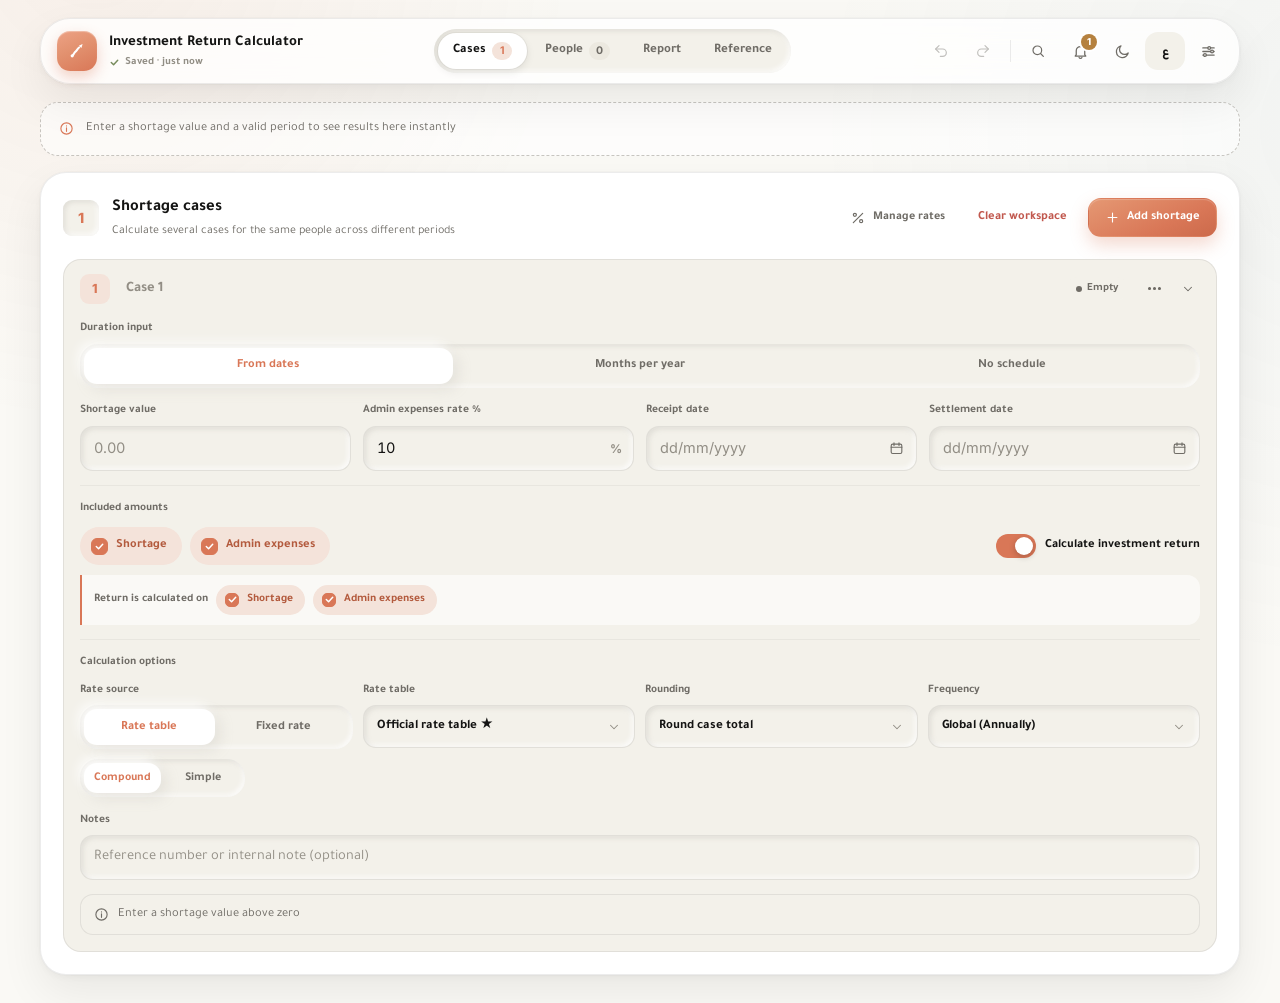
<file: index.html>
<!DOCTYPE html>
<html lang="ar" dir="rtl">
<head>
<meta charset="UTF-8">
<meta name="viewport" content="width=device-width,initial-scale=1,viewport-fit=cover">
<meta name="theme-color" content="#faf9f5">
<meta name="color-scheme" content="light dark">
<meta name="description" content="حاسبة العائد الاستثماري على العجز — Investment return calculator for shortage cases, with per-person distribution, audit-ready report and Excel export.">
<meta name="format-detection" content="telephone=no">
<meta name="mobile-web-app-capable" content="yes">
<meta name="apple-mobile-web-app-capable" content="yes">
<meta name="apple-mobile-web-app-status-bar-style" content="default">
<meta name="apple-mobile-web-app-title" content="ROI Calc">
<title>حاسبة العائد الاستثماري</title>
<link rel="manifest" href="manifest.webmanifest">
<link rel="icon" href="icon.svg" type="image/svg+xml">
<link rel="apple-touch-icon" href="images/icon-256.jpg">
<script src="js/boot.js"></script>
<link rel="preconnect" href="https://fonts.googleapis.com">
<link rel="preconnect" href="https://fonts.gstatic.com" crossorigin>
<link rel="stylesheet" href="https://fonts.googleapis.com/css2?family=Inter:wght@400;500;600;700;800&family=Tajawal:wght@400;500;700;800&display=swap">
<link rel="stylesheet" href="css/app.css">
</head>
<body>
<div id="app" class="app"><div class="boot"><div class="bootMark"></div></div></div>
<noscript><p style="text-align:center;padding:40px">This app needs JavaScript. · يحتاج هذا التطبيق إلى JavaScript.</p></noscript>
<script src="js/engine.js"></script>
<script src="js/i18n.js"></script>
<script src="js/store.js"></script>
<script src="js/ui.js"></script>
<script src="js/views.js"></script>
<script src="js/panels.js"></script>
<script src="js/app.js"></script>
</body>
</html>
</file>
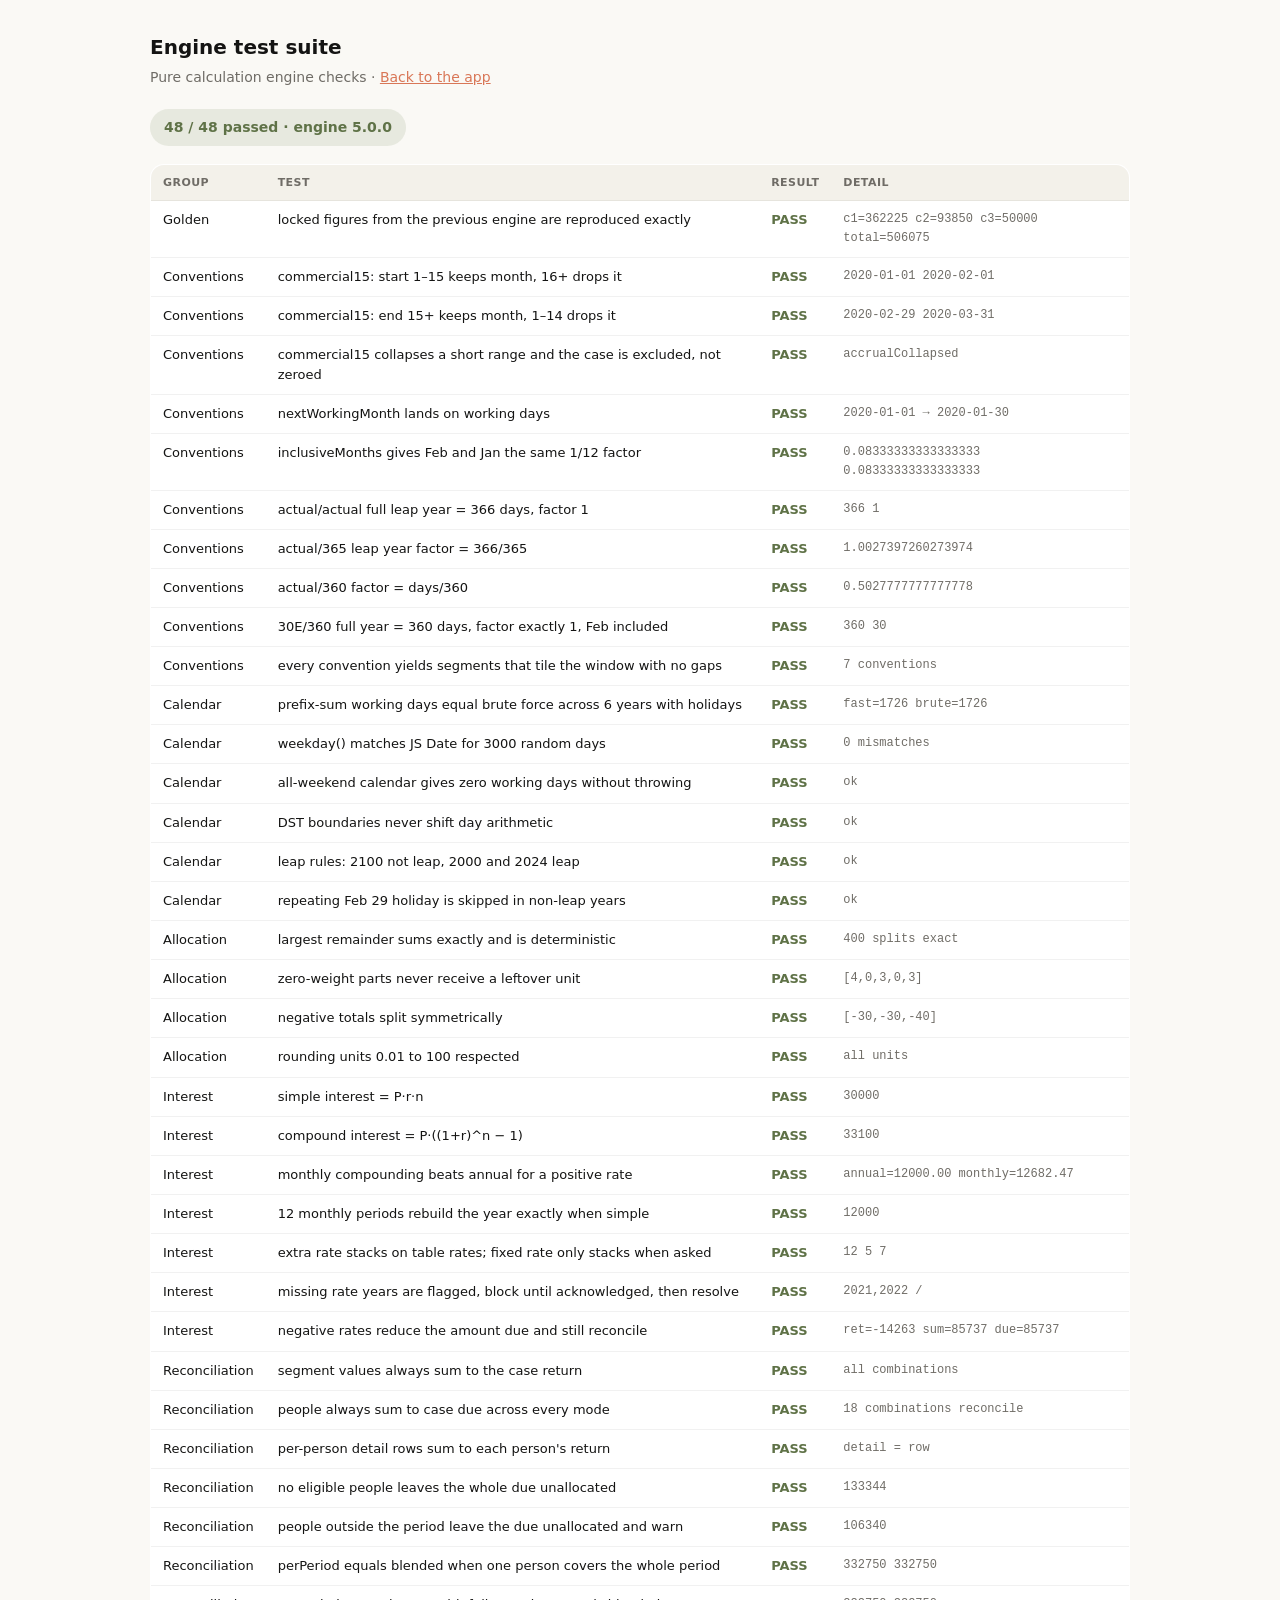
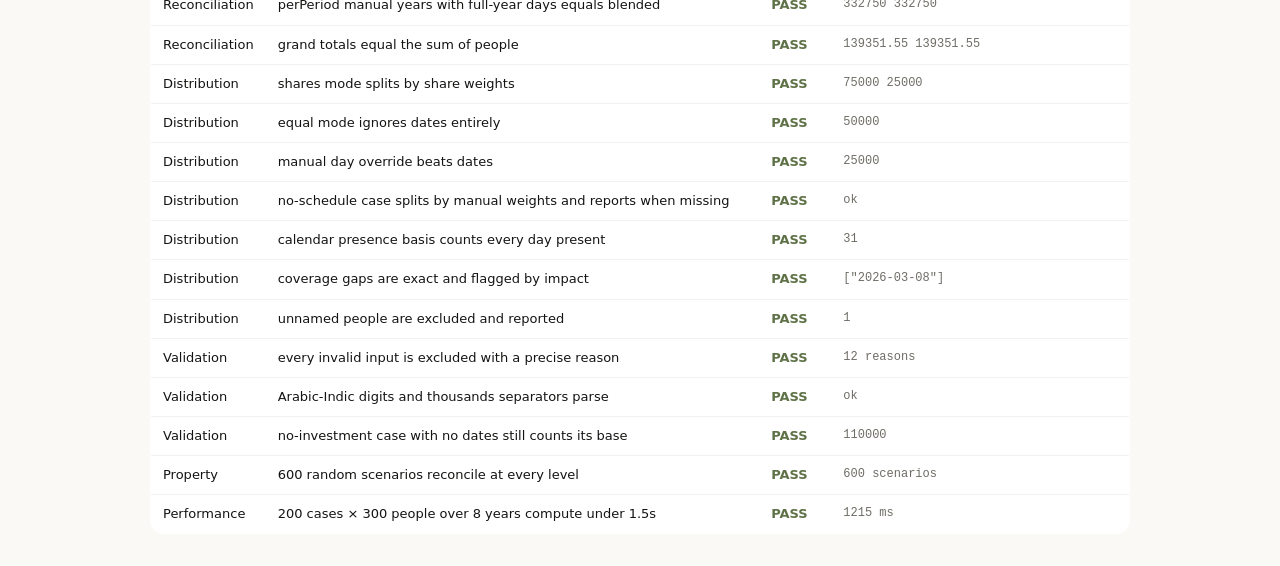
<file: tests.html>
<!DOCTYPE html>
<html lang="en">
<head>
<meta charset="UTF-8">
<meta name="viewport" content="width=device-width,initial-scale=1">
<title>ROI Calculator — Engine tests</title>
<link rel="icon" href="icon.svg">
<style>
body{margin:0;padding:32px 20px;background:#faf9f5;color:#141413;font:14px/1.55 Inter,system-ui,sans-serif}
main{max-width:980px;margin:auto}
h1{font-size:20px;margin:0 0 4px}
p.sub{color:#6f6c66;margin:0 0 20px}
.summary{display:inline-flex;gap:8px;align-items:center;padding:8px 14px;border-radius:999px;font-weight:700;margin-bottom:18px}
.ok{background:rgba(120,140,93,.15);color:#5f7247}
.bad{background:rgba(193,88,78,.13);color:#c1584e}
table{width:100%;border-collapse:collapse;background:#fff;border:1px solid rgba(20,20,19,.08);border-radius:14px;overflow:hidden}
th,td{text-align:left;padding:9px 12px;border-bottom:1px solid rgba(20,20,19,.06);vertical-align:top;font-size:13px}
th{background:#f3f1ea;color:#6f6c66;font-size:11px;text-transform:uppercase;letter-spacing:.04em}
td.detail{color:#6f6c66;font-family:ui-monospace,Menlo,monospace;font-size:12px;word-break:break-word}
.pass{color:#5f7247;font-weight:700}.fail{color:#c1584e;font-weight:700}
a{color:#d97757}
</style>
</head>
<body>
<main>
<h1>Engine test suite</h1>
<p class="sub">Pure calculation engine checks · <a href="./">Back to the app</a></p>
<div id="summary" class="summary"></div>
<table><thead><tr><th>Group</th><th>Test</th><th>Result</th><th>Detail</th></tr></thead><tbody id="rows"></tbody></table>
</main>
<script src="js/engine.js"></script>
<script src="js/engine.test.js"></script>
<script src="js/tests-runner.js"></script>
</body>
</html>
</file>
<file: css/app.css>
:root{
  --bg:#faf9f5;
  --surface:rgba(255,255,255,.76);
  --surface-solid:#fff;
  --surface-soft:#f3f1ea;
  --surface-hover:#ece9e0;
  --ink:#141413;
  --muted:#6f6c66;
  --faint:#928e85;
  --line:rgba(20,20,19,.08);
  --line-soft:rgba(20,20,19,.05);
  --accent:#d97757;
  --accent-hover:#c8654a;
  --accent-soft:#f4e3da;
  --accent-ink:#b35a3d;
  --accent-2:#6a9bcc;
  --success:#788c5d;
  --success-soft:rgba(120,140,93,.13);
  --warning:#b5813f;
  --warning-soft:rgba(181,129,63,.12);
  --danger:#c1584e;
  --danger-soft:rgba(193,88,78,.1);
  --shadow-xs:0 1px 2px rgba(20,20,19,.05);
  --shadow-sm:0 3px 10px rgba(20,20,19,.05),0 1px 2px rgba(20,20,19,.05);
  --shadow:0 18px 44px rgba(20,20,19,.07),0 3px 10px rgba(20,20,19,.04),0 0 0 1px rgba(20,20,19,.02);
  --shadow-lg:0 30px 70px rgba(20,20,19,.14),0 8px 22px rgba(20,20,19,.07);
  --shadow-soft:5px 5px 14px rgba(176,174,165,.22),-5px -5px 12px rgba(255,255,255,.9);
  --inset:inset 2px 2px 5px rgba(176,174,165,.28),inset -2px -2px 5px rgba(255,255,255,.85);
  --glow:0 0 0 4px var(--accent-soft);
  --brand-grad:linear-gradient(155deg,#eda285 0%,#e2916f 45%,#d97757 100%);
  --btn-grad:linear-gradient(155deg,#e59873,#d97757 65%,#cc6a4b);
  --r-xs:9px;--r-sm:13px;--r-md:18px;--r-lg:26px;--r-xl:30px;--r-pill:999px;
  --ease:cubic-bezier(.22,1,.36,1);
  --ease-soft:cubic-bezier(.4,0,.2,1);
  --spring:linear(0,.09 6.7%,.32 15.5%,.85 32%,1.09 45%,1.16 51%,1.14 58%,1.05 71%,1.01 82%,1 100%);
  --d1:140ms;--d2:240ms;--d3:420ms;
  --font:"Tajawal","Inter",-apple-system,BlinkMacSystemFont,"Segoe UI",sans-serif;
  --font-num:"Inter","Tajawal",system-ui,sans-serif;
  --top-h:64px;
  color-scheme:light;
}
[data-theme="dark"]{
  --bg:#141413;
  --surface:rgba(28,27,26,.74);
  --surface-solid:#1c1b1a;
  --surface-soft:#222120;
  --surface-hover:#2a2826;
  --ink:#faf9f5;
  --muted:#b3afa6;
  --faint:#86827a;
  --line:rgba(250,249,245,.09);
  --line-soft:rgba(250,249,245,.05);
  --accent:#e08b6c;
  --accent-hover:#e89b80;
  --accent-soft:#3a2b23;
  --accent-ink:#eaa287;
  --accent-2:#8bb4dd;
  --success:#93a878;
  --success-soft:rgba(147,168,120,.14);
  --warning:#d1a05f;
  --warning-soft:rgba(209,160,95,.13);
  --danger:#e0847a;
  --danger-soft:rgba(224,132,122,.12);
  --shadow-xs:0 1px 2px rgba(0,0,0,.3);
  --shadow-sm:0 3px 10px rgba(0,0,0,.28),0 1px 2px rgba(0,0,0,.2);
  --shadow:0 22px 54px rgba(0,0,0,.36),0 4px 14px rgba(0,0,0,.22),0 0 0 1px rgba(250,249,245,.03);
  --shadow-lg:0 34px 80px rgba(0,0,0,.55),0 10px 26px rgba(0,0,0,.34);
  --shadow-soft:5px 5px 14px rgba(0,0,0,.3),-5px -5px 12px rgba(255,255,255,.02);
  --inset:inset 2px 2px 6px rgba(0,0,0,.4),inset -2px -2px 5px rgba(255,255,255,.025);
  color-scheme:dark;
}

*,*::before,*::after{box-sizing:border-box}
html{-webkit-text-size-adjust:100%;text-size-adjust:100%;scroll-behavior:smooth;scroll-padding-top:calc(var(--top-h) + 28px)}
body{
  margin:0;min-height:100vh;min-height:100dvh;
  padding:max(18px,env(safe-area-inset-top)) max(18px,env(safe-area-inset-right)) max(28px,env(safe-area-inset-bottom)) max(18px,env(safe-area-inset-left));
  background:var(--bg);color:var(--ink);
  font-family:var(--font);font-size:14.5px;line-height:1.55;
  -webkit-font-smoothing:antialiased;-moz-osx-font-smoothing:grayscale;
  transition:background-color .3s var(--ease-soft),color .3s var(--ease-soft);
}
[dir="rtl"] body{line-height:1.7}
body::before{content:"";position:fixed;inset:-6%;z-index:-1;pointer-events:none;background:radial-gradient(circle at 12% 0%,rgba(217,119,87,.075),transparent 30rem),radial-gradient(circle at 100% 18%,rgba(106,155,204,.055),transparent 34rem)}
::selection{background:var(--accent-soft);color:var(--accent-ink)}
:focus-visible{outline:2px solid var(--accent);outline-offset:2px;border-radius:8px}
button,input,select,textarea{font:inherit;color:inherit}
button{cursor:pointer;-webkit-tap-highlight-color:transparent;user-select:none}
button:disabled{opacity:.42;cursor:not-allowed}
h1,h2,h3,h4,p{margin:0}
h1,h2,h3{text-wrap:balance}
p,.hint{text-wrap:pretty}
a{color:var(--accent)}
[hidden]{display:none!important}
.num,.money{font-family:var(--font-num);font-variant-numeric:tabular-nums;font-feature-settings:"tnum" 1,"cv05" 1;unicode-bidi:isolate}
.sr{position:absolute;width:1px;height:1px;padding:0;margin:-1px;overflow:hidden;clip:rect(0,0,0,0);white-space:nowrap;border:0}
::-webkit-scrollbar{width:10px;height:10px}
::-webkit-scrollbar-track{background:transparent}
::-webkit-scrollbar-thumb{background:var(--line);border-radius:var(--r-pill);border:2px solid transparent;background-clip:padding-box}
::-webkit-scrollbar-thumb:hover{background:var(--faint);background-clip:padding-box}
[dir="rtl"] *:not(.num):not(.money){letter-spacing:normal!important}

.app{max-width:1200px;margin:0 auto}
.boot{display:flex;align-items:center;justify-content:center;min-height:60vh}
.bootMark{width:52px;height:52px;border-radius:17px;background:var(--brand-grad);box-shadow:0 10px 24px rgba(217,119,87,.35);animation:bootPulse 1.2s var(--ease-soft) infinite alternate}
@keyframes bootPulse{from{transform:scale(.94);opacity:.7}to{transform:scale(1);opacity:1}}

.topbar{
  position:sticky;top:max(12px,env(safe-area-inset-top));z-index:40;
  display:flex;align-items:center;justify-content:space-between;gap:14px;
  min-height:var(--top-h);margin-bottom:18px;padding:10px 12px;padding-inline-start:16px;
  border:1px solid var(--line);border-radius:var(--r-xl);
  background:var(--surface);box-shadow:var(--shadow);
  backdrop-filter:blur(24px) saturate(1.2);-webkit-backdrop-filter:blur(24px) saturate(1.2);
}
.brand{display:flex;align-items:center;gap:12px;min-width:0;flex:0 1 auto}
.brandMark{width:40px;height:40px;border-radius:13px;flex:none;background:var(--brand-grad);display:grid;place-items:center;box-shadow:0 6px 14px rgba(217,119,87,.32),inset 0 1px 1px rgba(255,255,255,.35)}
.brandMark svg{width:20px;height:20px}
.brandText{min-width:0}
.brandText h1{font-size:15px;font-weight:700;white-space:nowrap;overflow:hidden;text-overflow:ellipsis}
.saveState{display:flex;align-items:center;gap:5px;font-size:11px;font-weight:600;color:var(--faint);white-space:nowrap}
.saveState svg{width:11px;height:11px;color:var(--success);flex:none}
.saveState.err{color:var(--danger)}
.saveState.err svg{color:var(--danger)}
.wsChip{border:none;background:var(--surface-soft);color:var(--muted);font-size:11px;font-weight:700;padding:1px 8px;border-radius:var(--r-pill);max-width:150px;overflow:hidden;text-overflow:ellipsis;white-space:nowrap}
.wsChip:hover{color:var(--accent);background:var(--accent-soft)}

.nav{position:relative;display:flex;gap:3px;padding:4px;border-radius:var(--r-pill);background:var(--surface-soft);box-shadow:var(--inset);flex:none}
.navPill{position:absolute;top:4px;bottom:4px;left:0;width:0;border-radius:var(--r-pill);background:var(--surface-solid);box-shadow:0 3px 8px rgba(20,20,19,.09),0 0 0 1px var(--line-soft);pointer-events:none;z-index:0;opacity:0}
.navPill.on{opacity:1;transition:transform .38s var(--spring),width .32s var(--ease),opacity .2s}
.navBtn{position:relative;z-index:1;border:none;background:transparent;color:var(--muted);padding:8px 15px;border-radius:var(--r-pill);font-size:13px;font-weight:600;display:flex;align-items:center;gap:6px;white-space:nowrap;transition:color .2s var(--ease-soft)}
.navBtn:hover{color:var(--ink)}
.navBtn[aria-selected="true"]{color:var(--ink)}
.navCount{font-family:var(--font-num);font-size:10.5px;font-weight:700;background:var(--surface-hover);color:var(--muted);border-radius:var(--r-pill);padding:1px 7px;min-width:20px;text-align:center;transition:background .2s,color .2s}
.navBtn[aria-selected="true"] .navCount{background:var(--accent-soft);color:var(--accent)}
.navBtn .dot{width:7px;height:7px;border-radius:50%;background:var(--danger);box-shadow:0 0 0 2px var(--surface-soft)}

.actions{display:flex;align-items:center;gap:4px;flex:none}
.sep{width:1px;height:22px;background:var(--line);margin:0 4px}

.iconBtn,.softBtn,.primaryBtn,.dangerBtn,.ghostBtn{
  border:1px solid transparent;border-radius:var(--r-sm);font-size:12.5px;font-weight:600;
  display:inline-flex;align-items:center;justify-content:center;gap:7px;white-space:nowrap;text-decoration:none;
  transition:transform .18s var(--ease),background-color .18s var(--ease-soft),color .18s var(--ease-soft),box-shadow .18s var(--ease-soft),border-color .18s var(--ease-soft),opacity .18s;
}
.iconBtn svg,.softBtn svg,.primaryBtn svg,.dangerBtn svg,.ghostBtn svg{flex:none;display:block}
.iconBtn{position:relative;width:38px;height:38px;padding:0;background:transparent;color:var(--muted)}
.iconBtn:hover:not(:disabled){background:var(--surface-soft);color:var(--ink)}
.iconBtn.sm{width:32px;height:32px;border-radius:var(--r-xs)}
.iconBtn.danger:hover:not(:disabled){background:var(--danger-soft);color:var(--danger)}
.softBtn{padding:9px 14px;background:var(--surface-soft);color:var(--ink)}
.softBtn:hover:not(:disabled){background:var(--surface-hover)}
.primaryBtn{padding:9px 16px;background:var(--btn-grad);color:#fff;box-shadow:0 8px 18px rgba(217,119,87,.28),inset 0 1px 1px rgba(255,255,255,.22)}
.primaryBtn:hover:not(:disabled){transform:translateY(-1px);box-shadow:0 12px 24px rgba(217,119,87,.34),inset 0 1px 1px rgba(255,255,255,.25)}
.dangerBtn{padding:9px 14px;background:transparent;color:var(--danger)}
.dangerBtn:hover:not(:disabled){background:var(--danger-soft)}
.ghostBtn{padding:6px 11px;background:transparent;color:var(--muted);border-radius:var(--r-xs);font-size:12px}
.ghostBtn:hover:not(:disabled){color:var(--ink);background:var(--surface-soft)}
.ghostBtn.accent{color:var(--accent)}
.ghostBtn.accent:hover{background:var(--accent-soft);color:var(--accent-ink)}
.ghostBtn.danger{color:var(--danger)}
.ghostBtn.danger:hover{background:var(--danger-soft)}
:is(.iconBtn,.softBtn,.primaryBtn,.dangerBtn,.ghostBtn,.chip,.navBtn,.seg button):active:not(:disabled){transform:scale(.965);transition-duration:var(--d1)}
.badge{position:absolute;top:1px;inset-inline-end:1px;min-width:16px;height:16px;padding:0 4px;border-radius:var(--r-pill);background:var(--danger);color:#fff;font:800 9.5px/16px var(--font-num);text-align:center;box-shadow:0 0 0 2px var(--surface-solid)}
.badge.info{background:var(--warning)}
.kbd{font-family:var(--font-num);font-size:10.5px;font-weight:700;color:var(--faint);border:1px solid var(--line);border-bottom-width:2px;border-radius:6px;padding:0 5px;line-height:17px;background:var(--surface-solid)}

.view{display:flex;flex-direction:column;gap:16px}
.view>*{animation:cardIn var(--d3) var(--spring) backwards}
.view>*:nth-child(2){animation-delay:30ms}
.view>*:nth-child(3){animation-delay:60ms}
.view>*:nth-child(4){animation-delay:90ms}
.view>*:nth-child(n+5){animation-delay:120ms}
@keyframes cardIn{from{opacity:0;transform:translateY(10px) scale(.99)}to{opacity:1;transform:none}}
@keyframes fadeIn{from{opacity:0}to{opacity:1}}
@keyframes popIn{from{opacity:0;transform:translateY(-4px) scale(.97)}to{opacity:1;transform:none}}
@keyframes rowIn{from{opacity:0;transform:translateY(-6px)}to{opacity:1;transform:none}}
@keyframes bump{0%{background:color-mix(in srgb,var(--accent) 16%,transparent)}100%{background:transparent}}
@keyframes shake{0%,100%{transform:translateX(0)}25%{transform:translateX(-3px)}75%{transform:translateX(3px)}}
.bump{animation:bump .7s var(--ease-soft);border-radius:6px}
.shake{animation:shake .24s var(--ease-soft)}

.card{background:var(--surface-solid);border:1px solid var(--line);border-radius:var(--r-lg);padding:22px;box-shadow:var(--shadow)}
.cardHead{display:flex;align-items:center;justify-content:space-between;gap:14px;margin-bottom:18px;flex-wrap:wrap}
.cardTitle{display:flex;align-items:center;gap:13px;min-width:0}
.cardTitle h2{font-size:16.5px;font-weight:700}
.cardTitle p{font-size:12px;color:var(--muted);margin-top:2px}
.counter{width:36px;height:36px;border-radius:var(--r-xs);flex:none;background:var(--surface-soft);box-shadow:var(--inset);display:grid;place-items:center;font:800 14px var(--font-num);color:var(--accent)}
.toolbar{display:flex;align-items:center;gap:6px;flex-wrap:wrap}

.kpis{display:grid;grid-template-columns:repeat(4,minmax(0,1fr));gap:11px}
.kpi{position:relative;overflow:hidden;min-width:0;display:flex;flex-direction:column;gap:5px;border:1px solid var(--line);border-radius:var(--r-md);padding:16px 17px;background:var(--surface-solid);box-shadow:var(--shadow-sm);transition:transform .2s var(--ease),box-shadow .2s var(--ease)}
.kpi:hover{transform:translateY(-2px);box-shadow:var(--shadow)}
.kpi::before{content:"";position:absolute;inset-inline-start:0;top:0;bottom:0;width:3px;background:transparent}
.kpi.accent{background:linear-gradient(160deg,var(--accent-soft),var(--surface-solid) 85%)}
.kpi.accent::before{background:var(--accent)}
.kpiLabel{font-size:11.5px;font-weight:600;color:var(--muted)}
.kpiValue{font-size:clamp(16px,2.3vw,21px);font-weight:800;letter-spacing:-.2px;white-space:nowrap;overflow:hidden;text-overflow:ellipsis}
.kpi.accent .kpiValue{color:var(--accent)}
.kpiSub{font-size:11px;color:var(--faint);white-space:nowrap;overflow:hidden;text-overflow:ellipsis}
.kpiEmpty{display:flex;align-items:center;gap:12px;border:1px dashed color-mix(in srgb,var(--faint) 50%,transparent);border-radius:var(--r-md);padding:16px 18px;color:var(--muted);font-size:12.5px;background:color-mix(in srgb,var(--surface-solid) 55%,transparent)}
.kpiEmpty svg{color:var(--accent);flex:none}

.field{display:flex;flex-direction:column;gap:6px;min-width:0}
.field>.lbl{display:flex;align-items:center;gap:6px;font-size:11.5px;font-weight:600;color:var(--muted);min-height:18px}
.input,select.input,textarea.input{
  width:100%;min-height:43px;padding:10px 13px;border:1px solid var(--line);border-radius:var(--r-sm);
  background:var(--surface-soft);color:var(--ink);box-shadow:var(--inset);
  transition:border-color .2s var(--ease-soft),box-shadow .2s var(--ease-soft),background-color .2s var(--ease-soft);
}
textarea.input{min-height:88px;resize:vertical;line-height:1.6}
.input::placeholder{color:var(--faint)}
.input:hover{border-color:color-mix(in srgb,var(--faint) 45%,var(--line))}
.input:focus,.input:focus-visible{outline:none;border-color:var(--accent);background:var(--surface-solid);box-shadow:var(--glow)}
.input.bad{border-color:color-mix(in srgb,var(--danger) 60%,transparent);background:color-mix(in srgb,var(--danger) 5%,var(--surface-soft))}
.input.num,.input[inputmode="decimal"],.input[inputmode="numeric"]{font-family:var(--font-num);font-variant-numeric:tabular-nums}
.input.sm{min-height:36px;padding:7px 10px;font-size:13px;border-radius:var(--r-xs)}
.selectBtn{display:flex;align-items:center;justify-content:space-between;gap:10px;text-align:start;cursor:pointer;font-weight:600;font-size:13px;user-select:none}
.selectBtn .selectLabel{flex:1;min-width:0;overflow:hidden;text-overflow:ellipsis;white-space:nowrap}
.selectBtn .selectChev{flex:none;display:grid;place-items:center;color:var(--faint);transition:transform .22s var(--ease),color .18s}
.selectBtn:focus{outline:none}
.selectBtn:focus-visible,.selectBtn[aria-expanded="true"]{border-color:var(--accent);background:var(--surface-solid);box-shadow:var(--glow)}
.selectBtn[aria-expanded="true"] .selectChev{transform:rotate(180deg);color:var(--accent)}
.selectBtn:hover .selectChev{color:var(--muted)}
.selectBtn:disabled{opacity:.5;cursor:not-allowed}
.selectBtn.sm{font-size:12.5px}
.ctlXs{width:120px}
.ctlSm{width:140px}
.ctlMd{width:220px;max-width:100%}
.ctlLg{width:320px;max-width:100%}
.inputWrap{position:relative;display:flex;align-items:stretch}
.inputWrap .input{padding-inline-end:40px}
.inputWrap .suffix{position:absolute;inset-inline-end:12px;top:50%;transform:translateY(-50%);font:700 12px var(--font-num);color:var(--faint);pointer-events:none}
.dateWrap{position:relative;display:flex}
.dateWrap .input{padding-inline-end:42px;font-family:var(--font-num);direction:ltr;text-align:start}
[dir="rtl"] .dateWrap .input{text-align:right}
.dateBtn{position:absolute;inset-inline-end:4px;top:50%;transform:translateY(-50%);width:34px;height:34px;border:none;border-radius:var(--r-xs);background:transparent;color:var(--muted);display:grid;place-items:center;transition:background .15s,color .15s}
.dateBtn:hover{background:var(--surface-hover);color:var(--accent)}
.dateWrap.sm .dateBtn{width:28px;height:28px}

.grid{display:grid;gap:12px;grid-template-columns:minmax(0,1fr)}
.grid>*,.view>*,.caseContent>*{min-width:0}
.reportStack{gap:12px}
.explainGrid{gap:14px}
.distSide{gap:14px}
.issuesInline{display:flex;flex-direction:column;gap:4px}
.boxTitle{font-size:13px;font-weight:700}
.num.small,.small{font-size:12.5px}
.lhTitle{flex:1;min-width:0}
.refBody{font-size:13px;color:var(--muted);line-height:1.75}
.selBar{margin-bottom:12px;align-items:center}
.moreRow{justify-content:center;margin-top:12px}
.afterTable{margin-top:12px}
.tableBar{margin-bottom:12px}
.blockHint{margin-bottom:10px}
.blockFoot{margin-top:10px}
.row.tight{gap:2px;flex-wrap:nowrap}
.dataFoot{padding-top:4px}
.langBtn{min-width:40px;height:38px;padding:0 12px;font-family:var(--font-num);font-weight:800;font-size:12px}
.bootError{max-width:520px;margin:12vh auto;text-align:center;display:flex;flex-direction:column;gap:12px;align-items:center}
.bootTrace{max-height:140px;overflow:auto;text-align:start;width:100%}
.g2{grid-template-columns:repeat(2,minmax(0,1fr))}
.g3{grid-template-columns:repeat(3,minmax(0,1fr))}
.g4{grid-template-columns:repeat(4,minmax(0,1fr))}
.hint{font-size:11.5px;color:var(--muted);line-height:1.6}
[dir="rtl"] .hint{font-size:12.5px}
.muted{color:var(--muted)}
.faint{color:var(--faint)}
.accentText{color:var(--accent)}
.strong{font-weight:700}

.seg{position:relative;display:grid;grid-auto-flow:column;grid-auto-columns:1fr;gap:3px;padding:4px;border-radius:var(--r-md);background:var(--surface-soft);box-shadow:var(--inset)}
.seg button{border:none;background:transparent;color:var(--muted);padding:8px 12px;border-radius:var(--r-sm);font-size:12.5px;font-weight:600;white-space:nowrap;min-height:36px;transition:background .22s var(--ease-soft),color .22s var(--ease-soft),box-shadow .22s var(--ease-soft)}
.seg button:hover:not([aria-pressed="true"]){color:var(--ink)}
.seg button[aria-pressed="true"]{background:var(--surface-solid);color:var(--accent);box-shadow:var(--shadow-soft)}
.seg.sm button{padding:5px 10px;min-height:30px;font-size:12px}

.chips{display:flex;flex-wrap:wrap;gap:8px}
.chip{border:1px solid var(--line);background:var(--surface-soft);color:var(--muted);border-radius:var(--r-pill);padding:8px 14px;padding-inline-start:10px;font-size:12.5px;font-weight:700;display:inline-flex;align-items:center;gap:8px;transition:background .2s var(--ease-soft),color .2s var(--ease-soft),border-color .2s var(--ease-soft),transform .16s var(--ease)}
.chip .tick{width:17px;height:17px;border-radius:6px;border:1.6px solid var(--faint);display:grid;place-items:center;color:#fff;transition:background .2s,border-color .2s}
.chip .tick svg{stroke-dasharray:24;stroke-dashoffset:24;transition:stroke-dashoffset .22s var(--ease-soft)}
.chip[aria-pressed="true"]{background:var(--accent-soft);color:var(--accent-ink);border-color:transparent}
.chip[aria-pressed="true"] .tick{background:var(--accent);border-color:var(--accent)}
.chip[aria-pressed="true"] .tick svg{stroke-dashoffset:0}
.chip:hover:not([aria-pressed="true"]):not(:disabled){border-color:var(--faint)}
.chip.sm{padding:5px 11px;padding-inline-start:8px;font-size:11.5px}
.chip.sm .tick{width:14px;height:14px;border-radius:5px}

.switch{position:relative;display:inline-flex;align-items:center;gap:9px;cursor:pointer;flex:none}
.switch input{position:absolute;opacity:0;width:1px;height:1px;margin:0;pointer-events:none}
.track{width:40px;height:24px;border-radius:var(--r-pill);background:var(--surface-hover);box-shadow:var(--inset);position:relative;transition:background .22s var(--ease-soft);flex:none}
.thumb{position:absolute;top:3px;inset-inline-start:3px;width:18px;height:18px;border-radius:50%;background:#fff;box-shadow:0 2px 6px rgba(0,0,0,.22);transition:inset-inline-start .26s var(--spring)}
.switch input:checked+.track{background:var(--accent);box-shadow:none}
.switch input:checked+.track .thumb{inset-inline-start:19px}
.switch input:focus-visible+.track{outline:2px solid var(--accent);outline-offset:2px}
.switch input:disabled+.track{opacity:.45}
.switchLabel{font-size:12.5px;font-weight:600;color:var(--ink)}

.check{appearance:none;-webkit-appearance:none;width:18px;height:18px;margin:0;flex:none;border-radius:6px;border:1.6px solid var(--faint);background:var(--surface-soft);display:inline-grid;place-content:center;cursor:pointer;transition:background .2s,border-color .2s}
.check::after{content:"";width:8px;height:5px;border-left:1.8px solid #fff;border-bottom:1.8px solid #fff;transform:translateY(-1px) rotate(-45deg) scale(0);transition:transform .2s var(--ease)}
.check:checked,.check:indeterminate{background:var(--accent);border-color:var(--accent)}
.check:checked::after{transform:translateY(-1px) rotate(-45deg) scale(1)}
.check:indeterminate::after{width:8px;height:0;border-left:none;transform:none}

.pill{display:inline-flex;align-items:center;gap:5px;font-size:11px;font-weight:700;padding:3px 10px;border-radius:var(--r-pill);white-space:nowrap;background:var(--surface-soft);color:var(--muted)}
.pill svg{width:12px;height:12px}
.pill.ok{background:var(--success-soft);color:var(--success)}
.pill.warn{background:var(--warning-soft);color:var(--warning)}
.pill.bad{background:var(--danger-soft);color:var(--danger)}
.pill.accent{background:var(--accent-soft);color:var(--accent-ink)}
.pill.dotted::before{content:"";width:6px;height:6px;border-radius:50%;background:currentColor}

.notice{display:flex;align-items:flex-start;gap:9px;font-size:12.5px;line-height:1.55;padding:10px 13px;border-radius:var(--r-sm);border:1px solid;background:var(--warning-soft);color:var(--warning);border-color:color-mix(in srgb,var(--warning) 24%,transparent)}
.notice svg{flex:none;margin-top:2px}
.notice.bad{background:var(--danger-soft);color:var(--danger);border-color:color-mix(in srgb,var(--danger) 30%,transparent)}
.notice.info{background:var(--surface-soft);color:var(--muted);border-color:var(--line)}
.notice.ok{background:var(--success-soft);color:var(--success);border-color:color-mix(in srgb,var(--success) 26%,transparent)}
.notice .grow{flex:1;min-width:0}
.notice .notice-actions{display:flex;gap:4px;flex-wrap:wrap;margin-top:6px}
.notices{display:flex;flex-direction:column;gap:8px}

.caseList{display:flex;flex-direction:column;gap:12px}
.caseCard{border:1px solid var(--line);border-radius:var(--r-md);background:var(--surface-soft);transition:border-color .2s var(--ease-soft),box-shadow .25s var(--ease-soft),background .2s;animation:rowIn .32s var(--ease)}
.caseCard:hover{border-color:color-mix(in srgb,var(--faint) 45%,transparent)}
.caseCard:focus-within{box-shadow:0 0 0 3px color-mix(in srgb,var(--accent) 10%,transparent);border-color:color-mix(in srgb,var(--accent) 30%,var(--line))}
.caseCard.flash{animation:caseFlash 1.4s var(--ease-soft)}
@keyframes caseFlash{0%,30%{box-shadow:0 0 0 4px color-mix(in srgb,var(--accent) 30%,transparent)}100%{box-shadow:none}}
.caseHead{display:flex;align-items:center;gap:10px;padding:13px 14px 13px 16px;padding-inline:16px 12px}
.caseNo{width:30px;height:30px;border-radius:var(--r-xs);flex:none;background:var(--accent-soft);color:var(--accent);display:grid;place-items:center;font:800 12.5px var(--font-num)}
.caseName{flex:1;min-width:60px;border:none;background:transparent;font-weight:700;font-size:14.5px;padding:5px 6px;border-radius:7px;transition:background .15s}
.caseName:hover{background:color-mix(in srgb,var(--surface-hover) 60%,transparent)}
.caseName:focus{outline:none;background:var(--surface-solid);box-shadow:var(--glow)}
.caseName::placeholder{color:var(--faint);font-weight:600}
.caseGlance{display:flex;align-items:center;gap:12px;font-size:12px;color:var(--muted);white-space:nowrap;min-width:0}
.caseGlance .money{font-weight:700;color:var(--ink)}
.caseTools{display:flex;align-items:center;gap:2px;flex:none}
.chev{transition:transform .28s var(--ease)}
.caseCard.collapsed .chev{transform:rotate(-90deg)}
[dir="rtl"] .caseCard.collapsed .chev{transform:rotate(90deg)}
.caseBody{display:grid;grid-template-rows:1fr;grid-template-columns:minmax(0,1fr);transition:grid-template-rows .32s var(--ease)}
.caseCard.collapsed .caseBody{grid-template-rows:0fr}
.caseInner{overflow:hidden;min-height:0;min-width:0}
.caseCard,.caseContent,.field,.block{min-width:0}
.caseCard:not(.collapsed) .caseInner{overflow:visible}
.caseContent{padding:2px 16px 16px;display:flex;flex-direction:column;gap:14px}
.block{border-top:1px solid var(--line-soft);padding-top:14px;display:flex;flex-direction:column;gap:10px}
.blockHead{display:flex;align-items:center;justify-content:space-between;gap:10px;flex-wrap:wrap}
.blockLabel{font-size:11.5px;font-weight:700;color:var(--muted)}
[dir="rtl"] .blockLabel{font-size:12.5px}
.row{display:flex;align-items:center;gap:10px;flex-wrap:wrap}
.row.between{justify-content:space-between}
.subRow{display:flex;align-items:center;gap:8px;flex-wrap:wrap;padding:10px 12px;border-inline-start:2px solid var(--accent);background:color-mix(in srgb,var(--surface-solid) 60%,transparent);border-start-end-radius:var(--r-sm);border-end-end-radius:var(--r-sm)}
.collapse{display:grid;grid-template-rows:0fr;grid-template-columns:minmax(0,1fr);transition:grid-template-rows .28s var(--ease),opacity .2s;opacity:0}
.collapse.open{grid-template-rows:1fr;opacity:1}
.collapse>div{overflow:hidden;min-height:0}
.optGrid{display:grid;grid-template-columns:repeat(4,minmax(0,1fr));gap:10px}
.manualBox{display:flex;flex-direction:column;gap:8px;padding:12px;border:1px solid var(--line);border-radius:var(--r-sm);background:var(--surface-solid)}
.manualRow{display:grid;grid-template-columns:1fr 1fr 34px;gap:8px;align-items:center}
.manualRow.head{font-size:11px;font-weight:700;color:var(--muted)}

.summaryStrip{display:grid;grid-template-columns:repeat(auto-fit,minmax(130px,1fr));gap:1px;background:var(--line);border:1px solid var(--line);border-radius:var(--r-sm);overflow:hidden}
.summaryStrip>div{background:var(--surface-solid);padding:10px 13px;display:flex;flex-direction:column;gap:2px;min-width:0}
.summaryStrip span{font-size:10.5px;font-weight:600;color:var(--muted)}
[dir="rtl"] .summaryStrip span{font-size:11.5px}
.summaryStrip strong{font-size:13.5px;font-weight:700;white-space:nowrap;overflow:hidden;text-overflow:ellipsis}
.summaryStrip .hl strong{color:var(--accent)}
.summaryStrip .wide{grid-column:span 2}

.breakdown{border:1px solid var(--line);border-radius:var(--r-sm);overflow:auto;background:var(--surface-solid)}
.breakdown table{min-width:620px}
.linkBtn{border:none;background:none;padding:2px 0;color:var(--accent);font-size:12px;font-weight:700;display:inline-flex;align-items:center;gap:5px}
.linkBtn:hover{color:var(--accent-ink)}
.linkBtn svg{transition:transform .25s var(--ease)}
.linkBtn[aria-expanded="true"] svg{transform:rotate(180deg)}

.tableShell{position:relative;overflow:auto;max-height:min(66vh,680px);border:1px solid var(--line);border-radius:var(--r-md);background:var(--surface-solid);overscroll-behavior:contain}
table{width:100%;border-collapse:separate;border-spacing:0;font-size:12.5px}
th{position:sticky;top:0;z-index:2;background:var(--surface-soft);text-align:start;font-size:11px;font-weight:700;color:var(--muted);padding:11px 13px;white-space:nowrap;border-bottom:1px solid var(--line)}
[dir="rtl"] th{font-size:12px}
td{padding:9px 13px;border-bottom:1px solid var(--line-soft);white-space:nowrap;vertical-align:middle}
tbody tr{transition:background .15s var(--ease-soft)}
tbody tr:hover{background:color-mix(in srgb,var(--surface-soft) 70%,transparent)}
tbody tr:last-child td{border-bottom:none}
td.n,th.n{text-align:end;font-family:var(--font-num);font-variant-numeric:tabular-nums}
tr.sub td{background:var(--surface-soft);font-weight:700;border-top:1px solid var(--line)}
tr.sub:hover td{background:var(--surface-hover)}
tr.child td:first-child{padding-inline-start:28px;color:var(--muted)}
tr.warnRow td{background:color-mix(in srgb,var(--danger) 5%,transparent)}
tr.muteRow td{color:var(--faint)}
tfoot td{position:sticky;bottom:0;z-index:2;background:var(--surface-soft);font-weight:800;border-top:1px solid var(--line);border-bottom:none}
.tableShell th:first-child,.tableShell td:first-child{position:sticky;inset-inline-start:0;z-index:1;background:inherit}
.tableShell tbody td:first-child{background:var(--surface-solid)}
.tableShell tbody tr:hover td:first-child{background:var(--surface-soft)}
.tableShell tr.sub td:first-child,.tableShell tfoot td:first-child{background:var(--surface-soft)}
.tableShell th:first-child{z-index:3;background:var(--surface-soft)}
.emptyState{padding:44px 20px;text-align:center;color:var(--muted);font-size:13px;display:flex;flex-direction:column;align-items:center;gap:12px}
.emptyState svg{color:var(--faint)}

.peopleTable td,.weightsTable td{padding:4px 6px}
.peopleTable td.n,.weightsTable td:first-child{padding-inline:13px}
.cellInput{width:100%;min-width:120px;min-height:36px;border:1px solid transparent;background:transparent;color:var(--ink);padding:6px 8px;border-radius:var(--r-xs);transition:background .15s,border-color .15s,box-shadow .15s}
.cellInput::placeholder{color:var(--faint)}
.cellInput:hover{background:var(--surface-soft)}
.cellInput:focus{outline:none;background:var(--surface-solid);border-color:var(--accent);box-shadow:var(--glow)}
.cellInput.bad{border-color:color-mix(in srgb,var(--danger) 55%,transparent);background:var(--danger-soft)}
.cellInput.num{font-family:var(--font-num);font-variant-numeric:tabular-nums}
.peopleTable .cellInput.short{min-width:70px;width:80px}
.dateWrap .cellInput{min-width:130px;padding-inline-end:34px;font-family:var(--font-num);direction:ltr}
[dir="rtl"] .dateWrap .cellInput{text-align:right}
.peopleTable .idx{width:36px;text-align:center;color:var(--faint);font:700 11.5px var(--font-num)}
.peopleTable .sel{width:34px;text-align:center}
.peopleTable .acts{width:1%;white-space:nowrap}
.peopleTable tr.selected td{background:color-mix(in srgb,var(--accent) 6%,var(--surface-solid))}
.peopleTable tr.newRow{animation:rowIn .3s var(--ease)}
.personWarn{display:block;font-size:10.5px;font-weight:700;color:var(--danger);margin-top:1px}
.bar{display:block;height:4px;border-radius:4px;background:var(--surface-hover);overflow:hidden;margin-top:4px;min-width:60px}
.bar>i{display:block;height:100%;background:var(--accent);border-radius:4px;transition:width .4s var(--ease)}

.weightsTable .cellInput{min-width:96px;width:100%;text-align:end;background:var(--surface-soft);border-color:var(--line)}
.weightsTable .cellInput:focus{background:var(--surface-solid);border-color:var(--accent)}
.weightsTable td.caseCol{min-width:130px}
.weightsTable th small{display:block;font-weight:600;color:var(--faint);font-size:10px}

.tools{border:1px dashed color-mix(in srgb,var(--faint) 40%,transparent);border-radius:var(--r-md);transition:border-color .2s;margin-bottom:14px}
.tools.open{border-style:solid}
.toolsHead{width:100%;border:none;background:none;display:flex;align-items:center;gap:8px;padding:12px 14px;font-size:12.5px;font-weight:700;text-align:start;border-radius:var(--r-md);color:var(--ink)}
.toolsHead:hover{background:color-mix(in srgb,var(--surface-soft) 70%,transparent)}
.toolBox .softBtn,.toolBox .ghostBtn{align-self:flex-start}
.toolsHead svg:first-child{color:var(--accent)}
.toolsHead .chev{margin-inline-start:auto}
.tools:not(.open) .toolsHead .chev{transform:rotate(-90deg)}
[dir="rtl"] .tools:not(.open) .toolsHead .chev{transform:rotate(90deg)}
.toolsBody{padding:0 14px 14px;display:grid;grid-template-columns:repeat(auto-fit,minmax(260px,1fr));gap:14px}
.toolBox{display:flex;flex-direction:column;gap:8px;padding:12px;border-radius:var(--r-sm);background:var(--surface-soft)}
.toolBox h4{font-size:12.5px;font-weight:700}

.distCard .seg{max-width:560px}
.distGrid{display:grid;grid-template-columns:minmax(0,1.3fr) minmax(0,1fr);gap:18px;align-items:start}

.report{border-top:3px solid var(--accent)}
.letterhead{display:flex;align-items:flex-start;justify-content:space-between;gap:16px;flex-wrap:wrap}
.lhMain{display:flex;align-items:center;gap:15px;min-width:0;flex:1}
.lhMark{width:48px;height:48px;border-radius:15px;flex:none;background:var(--brand-grad);display:grid;place-items:center;box-shadow:0 8px 18px rgba(217,119,87,.28),inset 0 1px 1px rgba(255,255,255,.3)}
.lhMark svg{width:24px;height:24px}
.titleInput{width:100%;border:none;background:transparent;font-size:19px;font-weight:800;padding:2px 6px;margin:-2px -6px;border-radius:8px}
.titleInput:focus{outline:none;box-shadow:0 0 0 2px var(--accent-soft)}
.titleInput::placeholder{color:var(--ink)}
.lhMeta{font-size:11px;color:var(--faint);font-weight:600;line-height:1.7;text-align:end}
.lhMeta .num{color:var(--muted)}
.metaGrid{display:grid;grid-template-columns:repeat(4,minmax(0,1fr));gap:10px 18px;margin-top:16px}
.metaField{display:flex;flex-direction:column;gap:3px;min-width:0}
.metaField label{font-size:10.5px;font-weight:700;color:var(--muted);text-transform:uppercase;letter-spacing:.045em}
[dir="rtl"] .metaField label{text-transform:none;font-size:11.5px}
.metaField input{border:none;border-bottom:1px solid var(--line);background:transparent;padding:4px 1px;font-size:13px;border-radius:0;transition:border-color .2s}
.metaField input:focus{outline:none;border-bottom-color:var(--accent)}
.metaField input::placeholder{color:var(--faint)}
.divider{height:1px;background:linear-gradient(90deg,transparent,var(--line) 12%,var(--line) 88%,transparent);margin:20px 0}
.reportBar{display:flex;align-items:center;justify-content:space-between;gap:10px;flex-wrap:wrap;margin-bottom:12px}
.tabs{position:relative;display:flex;gap:3px;padding:4px;background:var(--surface-soft);border-radius:var(--r-pill);box-shadow:var(--inset);max-width:100%;overflow-x:auto;scrollbar-width:none}
.tabs::-webkit-scrollbar{display:none}
.tabs .navPill{top:4px;bottom:4px}
.tabs button{position:relative;z-index:1;border:none;background:transparent;color:var(--muted);padding:8px 14px;border-radius:var(--r-pill);font-size:12.5px;font-weight:600;white-space:nowrap;display:inline-flex;align-items:center;gap:6px;transition:color .2s}
.tabs button[aria-selected="true"]{color:var(--ink)}
.tabs button .navCount{font-size:10px}
.searchWrap{position:relative;min-width:200px;flex:0 1 280px}
.searchWrap svg{position:absolute;inset-inline-start:12px;top:50%;transform:translateY(-50%);color:var(--faint);pointer-events:none}
.searchWrap .input{padding-inline-start:36px;min-height:38px}
.recon{display:flex;flex-direction:column;gap:6px}
.reconRow{display:flex;align-items:center;justify-content:space-between;gap:10px;font-size:12px;padding:8px 13px;border-radius:var(--r-sm);border:1px solid transparent}
.reconRow .rn{font-weight:600;overflow:hidden;text-overflow:ellipsis;white-space:nowrap;min-width:0}
.reconRow .rf{display:flex;align-items:center;gap:8px;white-space:nowrap}
.reconRow.ok{background:var(--success-soft);color:var(--success);border-color:color-mix(in srgb,var(--success) 26%,transparent)}
.reconRow.bad{background:var(--danger-soft);color:var(--danger);border-color:color-mix(in srgb,var(--danger) 30%,transparent)}
.reconRow svg{flex:none}
.explainCase{border:1px solid var(--line);border-radius:var(--r-md);padding:18px;background:var(--surface-soft);display:flex;flex-direction:column;gap:12px;break-inside:avoid}
.explainCase h3{font-size:14.5px;font-weight:700;display:flex;align-items:center;gap:8px}
.explainList{margin:0;padding:0;list-style:none;display:flex;flex-direction:column;gap:5px}
.explainList li{font-size:12.5px;line-height:1.75;padding:8px 12px;border-radius:var(--r-xs);background:var(--surface-solid);border:1px solid var(--line-soft)}
.explainList li .money,.explainList li .num{font-weight:700}
.explainNote{font-size:12.5px;background:var(--accent-soft);color:var(--ink);border-radius:var(--r-xs);padding:10px 13px;line-height:1.7}
.printFoot{display:none}

.refGrid{display:grid;grid-template-columns:220px minmax(0,1fr);gap:22px;align-items:start}
.refToc{position:sticky;top:calc(var(--top-h) + 30px);display:flex;flex-direction:column;gap:2px}
.refToc a{font-size:12.5px;font-weight:600;color:var(--muted);text-decoration:none;padding:7px 12px;border-radius:var(--r-xs);transition:background .15s,color .15s}
.refToc a:hover{background:var(--surface-soft);color:var(--accent)}
.refSection{display:flex;flex-direction:column;gap:10px;scroll-margin-top:calc(var(--top-h) + 30px)}
.refSection+.refSection{margin-top:24px;padding-top:24px;border-top:1px solid var(--line-soft)}
.refSection h3{font-size:15px;font-weight:800}
.formula{font-family:ui-monospace,SFMono-Regular,Menlo,Consolas,monospace;font-size:12.5px;line-height:1.8;background:var(--surface-soft);border:1px solid var(--line);border-radius:var(--r-sm);padding:12px 14px;white-space:pre-wrap;margin:0}
[dir="rtl"] .formula{font-family:var(--font);font-size:13px}
.defList{display:grid;grid-template-columns:minmax(140px,max-content) 1fr;gap:6px 18px;font-size:12.5px}
.defList dt{color:var(--muted);font-weight:600}
.defList dd{margin:0;font-weight:600}
.convCard{padding:12px 14px;border:1px solid var(--line);border-radius:var(--r-sm);background:var(--surface-soft)}
.convCard.current{border-color:color-mix(in srgb,var(--accent) 40%,transparent);background:color-mix(in srgb,var(--accent-soft) 55%,var(--surface-soft))}
.convCard strong{font-size:13px;display:flex;align-items:center;gap:8px}
.convCard p{font-size:12px;color:var(--muted);margin-top:4px;line-height:1.65}
.kbdList{display:grid;grid-template-columns:max-content 1fr;gap:8px 14px;font-size:12.5px;align-items:center}

dialog{border:none;padding:0;background:transparent;color:var(--ink);max-width:none;max-height:none;overflow:visible}
dialog::backdrop{background:rgba(20,20,19,.46);backdrop-filter:blur(4px);-webkit-backdrop-filter:blur(4px);animation:fadeIn var(--d2) var(--ease-soft)}
dialog[open]>.sheet{animation:sheetIn .26s var(--spring)}
@keyframes sheetIn{from{opacity:0;transform:translateY(12px) scale(.97)}to{opacity:1;transform:none}}
dialog.closing>.sheet{animation:sheetOut .16s var(--ease-soft) forwards}
dialog.closing::backdrop{animation:fadeOut .16s forwards}
@keyframes sheetOut{to{opacity:0;transform:translateY(8px) scale(.98)}}
@keyframes fadeOut{to{opacity:0}}
.sheet{position:relative;background:var(--surface-solid);border-radius:var(--r-xl);box-shadow:var(--shadow-lg);overflow:hidden}
.closeFloat{position:absolute;top:14px;inset-inline-end:14px;z-index:5;width:34px;height:34px;border:none;border-radius:var(--r-xs);background:var(--surface-soft);color:var(--muted);display:grid;place-items:center;transition:background .18s,color .18s,transform .14s}
.closeFloat:hover{background:var(--surface-hover);color:var(--ink)}
.confirmSheet{width:min(420px,92vw);padding:28px 26px 22px;text-align:center;display:flex;flex-direction:column;align-items:center}
.confirmIcon{width:46px;height:46px;border-radius:15px;background:var(--accent-soft);color:var(--accent);display:grid;place-items:center;margin:0 auto 14px;flex:none}
.confirmIcon svg{width:20px;height:20px}
.confirmIcon.tone-danger,.confirmIcon.tone-error,.confirmIcon.danger{background:var(--danger-soft);color:var(--danger)}
.confirmIcon.tone-warn{background:var(--warning-soft);color:var(--warning)}
.confirmIcon.tone-info{background:color-mix(in srgb,var(--accent-2) 14%,transparent);color:var(--accent-2)}
.confirmIcon.tone-success{background:var(--success-soft);color:var(--success)}
.confirmTitle{font-size:16px;font-weight:800;line-height:1.45;margin-bottom:6px}
.confirmMsg{font-size:13px;color:var(--muted);line-height:1.7;margin-bottom:4px}
.confirmField{width:100%;margin-top:10px;text-align:start}
.confirmField .lbl:empty{display:none}
.confirmActions{display:flex;gap:10px;justify-content:center;flex-wrap:wrap;margin-top:20px;width:100%}
.confirmActions button{min-width:110px;min-height:40px}
.dangerSolidBtn{border:1px solid transparent;border-radius:var(--r-sm);font-size:12.5px;font-weight:700;display:inline-flex;align-items:center;justify-content:center;gap:7px;white-space:nowrap;padding:9px 16px;background:var(--danger);color:#fff;box-shadow:0 8px 18px color-mix(in srgb,var(--danger) 28%,transparent);transition:transform .18s var(--ease),background-color .18s,box-shadow .18s}
.dangerSolidBtn:hover:not(:disabled){transform:translateY(-1px);background:color-mix(in srgb,var(--danger) 88%,#000)}
.dangerSolidBtn:active:not(:disabled){transform:scale(.965)}
.primaryBtn:disabled{box-shadow:none;transform:none}

.settingsSheet{width:min(1000px,95vw);height:min(700px,88vh);display:flex}
.setSide{width:228px;flex:none;padding:26px 12px;display:flex;flex-direction:column;gap:2px;border-inline-end:1px solid var(--line);background:var(--surface-soft);overflow-y:auto}
.setSide h2{font-size:11px;font-weight:700;color:var(--muted);text-transform:uppercase;letter-spacing:.05em;padding:4px 12px 14px}
[dir="rtl"] .setSide h2{text-transform:none;font-size:12px}
.setNav{display:flex;align-items:center;gap:10px;padding:10px 13px;border:none;border-radius:var(--r-sm);background:transparent;color:var(--muted);font-size:13px;font-weight:600;text-align:start;width:100%;transition:background .18s,color .18s,box-shadow .18s}
.setNav:hover{background:var(--surface-hover);color:var(--ink)}
.setNav[aria-current="true"]{background:var(--surface-solid);color:var(--accent);box-shadow:var(--shadow-soft)}
.setMain{flex:1;min-width:0;overflow-y:auto;padding:34px 40px 44px;overscroll-behavior:contain}
.setMain h3{font-size:19px;font-weight:800;margin-bottom:5px}
.setMain>.hint{max-width:620px;margin-bottom:24px;font-size:12.5px}
.setBlock{margin-bottom:28px}
.setBlock:last-child{margin-bottom:0}
.setBlockHead{display:flex;align-items:flex-end;justify-content:space-between;gap:10px;margin-bottom:8px;flex-wrap:wrap}
.setBlockLabel{font-size:11px;font-weight:700;color:var(--muted);text-transform:uppercase;letter-spacing:.045em}
[dir="rtl"] .setBlockLabel{text-transform:none;font-size:12px}
.setRow{display:flex;align-items:center;justify-content:space-between;gap:20px;padding:14px 2px;border-bottom:1px solid var(--line)}
.setBlock .setRow:last-child{border-bottom:none}
.setRow.stack{flex-direction:column;align-items:stretch;gap:10px}
.setText{min-width:0}
.setText strong{display:block;font-size:13.5px;font-weight:600}
.setText p{font-size:11.5px;color:var(--muted);margin-top:3px;line-height:1.6}
[dir="rtl"] .setText p{font-size:12.5px}
.setCtl{flex:none;display:flex;align-items:center;gap:8px}
.setCtl .input{width:auto}
.convGrid{display:grid;grid-template-columns:repeat(2,minmax(0,1fr));gap:8px}
.convOpt{position:relative;display:flex;flex-direction:column;gap:3px;text-align:start;padding:12px 14px;padding-inline-start:40px;border:1px solid var(--line);border-radius:var(--r-sm);background:var(--surface-soft);transition:border-color .18s,background .18s,box-shadow .18s}
.convOpt::before{content:"";position:absolute;inset-inline-start:14px;top:15px;width:16px;height:16px;border-radius:50%;border:1.6px solid var(--faint);background:var(--surface-solid);transition:border .18s,box-shadow .18s}
.convOpt[aria-checked="true"]{border-color:color-mix(in srgb,var(--accent) 45%,transparent);background:color-mix(in srgb,var(--accent-soft) 60%,var(--surface-soft))}
.convOpt[aria-checked="true"]::before{border:5px solid var(--accent)}
.convOpt:hover{border-color:color-mix(in srgb,var(--faint) 60%,transparent)}
.convOpt strong{font-size:13px}
.convOpt span{font-size:11.5px;color:var(--muted);line-height:1.55}
[dir="rtl"] .convOpt span{font-size:12px}
.listTable{border:1px solid var(--line);border-radius:var(--r-md);overflow:hidden}
.listHead,.listRow{display:grid;align-items:center;gap:10px;padding:8px 12px}
.listHead{font-size:10.5px;font-weight:700;color:var(--muted);text-transform:uppercase;letter-spacing:.04em;background:var(--surface-soft);border-bottom:1px solid var(--line)}
[dir="rtl"] .listHead{text-transform:none;font-size:11.5px}
.listRow{border-bottom:1px solid var(--line-soft);transition:background .15s}
.listRow:last-child{border-bottom:none}
.listRow:hover{background:var(--surface-soft)}
.listScroll{max-height:340px;overflow-y:auto}
.listEmpty{padding:30px 14px;text-align:center;color:var(--muted);font-size:12.5px}
.ratesCols{grid-template-columns:90px minmax(0,1fr) minmax(110px,auto) 40px}
.pendingRow{background:var(--warning-soft)}
.addRow{background:var(--surface-soft)}
.addRow:hover{background:var(--surface-soft)}
.presetCols{grid-template-columns:minmax(0,1fr) auto auto}
.tableShell.tall{max-height:none}
.holCols{grid-template-columns:minmax(0,1fr) 160px 90px 40px}
.wsCols{grid-template-columns:minmax(0,1fr) auto}
.days{display:grid;grid-template-columns:repeat(7,1fr);gap:6px}
.dayBtn{border:1px solid var(--line);background:var(--surface-soft);color:var(--muted);border-radius:var(--r-xs);padding:10px 4px;font-size:12px;font-weight:700;transition:background .18s,color .18s,border-color .18s}
.dayBtn[aria-pressed="true"]{background:var(--accent);border-color:var(--accent);color:#fff}
.srcStatus{display:grid;grid-template-columns:repeat(auto-fit,minmax(160px,1fr));gap:10px}
.srcStatus>div{padding:12px 14px;border-radius:var(--r-sm);background:var(--surface-soft);display:flex;flex-direction:column;gap:3px}
.srcStatus span{font-size:11px;color:var(--muted);font-weight:600}
.srcStatus strong{font-size:13px}

.issuesSheet,.paletteSheet{width:min(620px,94vw)}
.issuesSheet{max-height:min(720px,86vh);display:flex;flex-direction:column}
.issuesHead{padding:22px 24px 12px;display:flex;align-items:center;gap:12px}
.issuesHead h3{font-size:17px;font-weight:800}
.issuesBody{overflow-y:auto;padding:4px 14px 18px;display:flex;flex-direction:column;gap:4px}
.issueGroup{font-size:11px;font-weight:700;color:var(--muted);padding:12px 10px 4px;text-transform:uppercase;letter-spacing:.04em}
[dir="rtl"] .issueGroup{text-transform:none;font-size:12px}
.issueItem{display:flex;align-items:flex-start;gap:10px;padding:10px;border-radius:var(--r-sm);transition:background .15s}
.issueItem:hover{background:var(--surface-soft)}
.issueItem>svg{flex:none;margin-top:2px}
.issueItem.error>svg{color:var(--danger)}
.issueItem.warning>svg{color:var(--warning)}
.issueItem.info>svg{color:var(--accent-2)}
.issueText{flex:1;min-width:0;font-size:12.5px;line-height:1.55}
.issueText b{display:block;font-size:11.5px;color:var(--muted);font-weight:700}
.issueActs{display:flex;gap:2px;flex:none}

.paletteSheet{margin-top:12vh}
dialog.paletteDlg{margin-top:0;align-self:flex-start}
.paletteInput{width:100%;border:none;border-bottom:1px solid var(--line);background:transparent;padding:17px 20px;font-size:15px}
.paletteInput:focus{outline:none}
.paletteList{max-height:52vh;overflow-y:auto;padding:6px}
.palItem{width:100%;display:flex;align-items:center;gap:12px;padding:10px 12px;border:none;background:transparent;border-radius:var(--r-sm);font-size:13px;text-align:start}
.palItem svg{color:var(--muted);flex:none}
.palItem .grow{flex:1;min-width:0;overflow:hidden;text-overflow:ellipsis;white-space:nowrap}
.palItem .kind{font-size:10.5px;font-weight:700;color:var(--faint)}
.palItem.active,.palItem:hover{background:var(--surface-soft)}
.palItem.active svg{color:var(--accent)}

.pop{position:fixed;z-index:120;background:var(--surface-solid);border:1px solid var(--line);border-radius:var(--r-md);box-shadow:var(--shadow-lg);animation:popIn .18s var(--spring)}
.menu{min-width:220px;padding:6px;display:flex;flex-direction:column;gap:1px}
.listbox{max-height:min(320px,60vh);overflow-y:auto;overscroll-behavior:contain;min-width:180px}
.optItem{font-weight:600;font-size:13px;padding:9px 10px}
.optItem .optCheck{width:16px;height:16px;flex:none;display:grid;place-items:center;color:var(--accent);opacity:0;transition:opacity .15s}
.optItem .optCheck svg{color:var(--accent);width:12px;height:12px}
.optItem .optLabel{flex:1;min-width:0;overflow:hidden;text-overflow:ellipsis;white-space:nowrap}
.optItem[aria-selected="true"]{color:var(--accent-ink);background:color-mix(in srgb,var(--accent-soft) 65%,transparent)}
.optItem[aria-selected="true"] .optCheck{opacity:1}
.optItem[aria-selected="true"]:hover,.optItem[aria-selected="true"]:focus-visible{background:var(--accent-soft)}
.menuItem{display:flex;align-items:center;gap:10px;width:100%;padding:9px 12px;border:none;background:transparent;border-radius:var(--r-xs);font-size:13px;text-align:start;color:var(--ink)}
.menuItem:hover,.menuItem:focus-visible{background:var(--surface-soft);outline:none}
.menuItem svg{color:var(--muted);flex:none}
.menuItem.danger{color:var(--danger)}
.menuItem.danger svg{color:var(--danger)}
.menuSep{height:1px;background:var(--line);margin:5px 6px}
.dp{width:296px;padding:12px}
.dpHead{display:flex;align-items:center;justify-content:space-between;gap:6px;margin-bottom:8px}
.dpTitleBtn{flex:1;display:inline-flex;align-items:center;justify-content:center;gap:6px;min-height:30px;border:none;background:transparent;border-radius:var(--r-xs);padding:4px 10px;font-size:13px;font-weight:700;color:var(--ink);transition:background .15s,color .15s}
.dpTitleBtn:hover:not(:disabled){background:var(--surface-soft);color:var(--accent)}
.dpTitleBtn:disabled{opacity:1;cursor:default}
.dpTitleBtn svg{color:var(--faint)}
.dpPick{display:grid;grid-template-columns:repeat(3,1fr);gap:4px;padding:2px 0}
.dpCell{height:44px;border:none;background:transparent;border-radius:var(--r-xs);font-size:12.5px;font-weight:600;color:var(--ink);transition:background .12s,color .12s}
.dpCell:hover:not(:disabled){background:var(--surface-soft)}
.dpCell.today{color:var(--accent);box-shadow:inset 0 0 0 1px color-mix(in srgb,var(--accent) 40%,transparent)}
.dpCell.cur{background:var(--surface-soft)}
.dpCell.sel{background:var(--accent);color:#fff;box-shadow:none}
.dpNav{width:30px;height:30px;border:none;border-radius:var(--r-xs);background:var(--surface-soft);color:var(--muted);display:grid;place-items:center}
.dpNav:hover{background:var(--surface-hover);color:var(--ink)}
[dir="rtl"] .dpNav svg{transform:scaleX(-1)}
.dpGrid{display:grid;grid-template-columns:repeat(7,1fr);gap:2px}
.dpWd{text-align:center;font-size:10.5px;font-weight:700;color:var(--faint);padding:4px 0}
.dpDay{height:34px;border:none;background:transparent;border-radius:var(--r-xs);font:500 12px var(--font-num);display:grid;place-items:center;transition:background .12s,color .12s}
.dpDay:hover{background:var(--surface-soft)}
.dpDay.out{color:var(--faint);opacity:.55}
.dpDay.off{color:var(--muted)}
.dpDay.hol{color:var(--danger)}
.dpDay.today{color:var(--accent);font-weight:800;box-shadow:inset 0 0 0 1px color-mix(in srgb,var(--accent) 40%,transparent)}
.dpDay.sel{background:var(--accent);color:#fff;font-weight:700;box-shadow:none}
.dpFoot{display:flex;justify-content:space-between;margin-top:8px;padding-top:8px;border-top:1px solid var(--line)}

.toastHost{position:fixed;inset-inline:0;bottom:max(22px,calc(env(safe-area-inset-bottom) + 12px));z-index:200;display:flex;flex-direction:column;align-items:center;gap:8px;pointer-events:none}
.toast{pointer-events:auto;display:flex;align-items:center;gap:12px;max-width:calc(100vw - 32px);background:var(--ink);color:var(--bg);padding:10px 12px;padding-inline-start:18px;border-radius:var(--r-pill);font-size:12.5px;font-weight:600;box-shadow:var(--shadow-lg);position:relative;overflow:hidden;animation:toastIn .4s var(--spring)}
.toast.out{animation:toastOut .2s var(--ease-soft) forwards}
@keyframes toastIn{from{opacity:0;transform:translateY(18px) scale(.96)}to{opacity:1;transform:none}}
@keyframes toastOut{to{opacity:0;transform:translateY(10px) scale(.97)}}
.toast button{border:none;padding:6px 13px;border-radius:var(--r-pill);background:color-mix(in srgb,var(--bg) 16%,transparent);color:var(--bg);font-weight:700;font-size:12px}
.toast button:hover{background:color-mix(in srgb,var(--bg) 26%,transparent)}
.toast .timer{position:absolute;bottom:0;inset-inline-start:0;height:2px;width:100%;background:var(--accent);transform-origin:left;animation:timer linear forwards}
[dir="rtl"] .toast .timer{transform-origin:right}
@keyframes timer{from{transform:scaleX(1)}to{transform:scaleX(0)}}
.toast.plain{padding-inline-end:18px}
.toast .toastIcon{display:grid;place-items:center;flex:none;margin-inline-start:-4px}
.toast .toastIcon svg{width:16px;height:16px}
.toast.tone-success .toastIcon{color:#9fbf7a}
.toast.tone-error .toastIcon{color:#f09a8f}
.toast.tone-warn .toastIcon{color:#e5b574}
.toast.tone-info .toastIcon{color:#9cc1e6}
[data-theme="dark"] .toast.tone-success .toastIcon{color:var(--success)}
[data-theme="dark"] .toast.tone-error .toastIcon{color:var(--danger)}
[data-theme="dark"] .toast.tone-warn .toastIcon{color:var(--warning)}
[data-theme="dark"] .toast.tone-info .toastIcon{color:#4f7aa6}
.toast .toastMsg{min-width:0;line-height:1.5}

.fab{display:none}

@media (max-width:1060px){
  .optGrid{grid-template-columns:repeat(2,minmax(0,1fr))}
  .refGrid{grid-template-columns:1fr}
  .refToc{position:static;flex-direction:row;flex-wrap:wrap}
  .refToc a{background:var(--surface-soft);border-radius:var(--r-pill);padding:5px 12px;font-size:12px}
}
@media (max-width:960px){
  .topbar{flex-wrap:wrap;position:relative;top:0}
  .brand{flex:1}
  .nav{order:3;width:100%}
  .navBtn{flex:1;justify-content:center;padding-inline:8px}
  .distGrid{grid-template-columns:1fr}
  .metaGrid{grid-template-columns:repeat(2,minmax(0,1fr))}
}
@media (max-width:820px){
  .kpis{grid-template-columns:repeat(2,minmax(0,1fr))}
  .g4{grid-template-columns:repeat(2,minmax(0,1fr))}
  .g3{grid-template-columns:repeat(2,minmax(0,1fr))}
  .caseGlance .hideSm{display:none}
  .settingsSheet{flex-direction:column;width:100vw;height:100dvh;border-radius:0}
  dialog.settingsDlg{margin:0;width:100vw;height:100dvh}
  .setSide{width:100%;flex-direction:row;overflow-x:auto;border-inline-end:none;border-bottom:1px solid var(--line);padding:10px;padding-inline-end:56px;gap:4px;scrollbar-width:none}
  .setSide h2{display:none}
  .setNav{width:auto;flex:none;white-space:nowrap;padding:8px 12px}
  .setMain{padding:22px 18px 34px}
  .setRow{flex-wrap:wrap}
  .setCtl{width:100%;flex-wrap:wrap}
  .setCtl .ctlMd,.setCtl .ctlLg,.tableBar .ctlLg{width:100%}
  .ratesCols{grid-template-columns:70px minmax(0,1fr) auto 36px}
  .presetCols{grid-template-columns:minmax(0,1fr) auto}
  .presetCols>div:first-child{grid-column:1 / -1}
  .convGrid{grid-template-columns:1fr}
  .holCols{grid-template-columns:minmax(0,1fr) 140px 40px}
  .holCols .hideSm{display:none}
}
@media (max-width:640px){
  body{padding-inline:max(10px,env(safe-area-inset-left)) max(10px,env(safe-area-inset-right))}
  .card{padding:16px;border-radius:var(--r-md)}
  .topbar{border-radius:var(--r-lg);padding:8px;padding-inline-start:12px;gap:8px}
  .brandText .saveState span.long{display:none}
  .hideXs{display:none!important}
  .caseHead{padding:10px;padding-inline-start:12px;gap:6px;flex-wrap:wrap}
  .caseGlance{order:5;width:100%;padding-inline-start:40px}
  .caseContent{padding:2px 12px 12px}
  .optGrid{grid-template-columns:1fr}
  .g2{grid-template-columns:1fr}
  .seg{grid-auto-flow:row;grid-auto-columns:auto;grid-template-columns:repeat(auto-fit,minmax(96px,1fr))}
  .seg button{white-space:normal;line-height:1.3}
  .tabs .navPill{display:none}
  .tabs button[aria-selected="true"]{background:var(--surface-solid);box-shadow:var(--shadow-soft)}
  .kpi{padding:13px}
  .input:not(.selectBtn),textarea.input,.cellInput,.caseName,.titleInput,.paletteInput,.metaField input{font-size:16px!important}
  .metaGrid{grid-template-columns:1fr}
  .lhMeta{text-align:start;width:100%}
  .letterhead{flex-direction:column}
  .reportBar .toolbar{width:100%}
  .reportBar .toolbar .searchWrap{min-width:0}
  .confirmActions button{flex:1}
  .summaryStrip .wide{grid-column:1 / -1}
  .distCard .seg{max-width:none}
  .reportBar{flex-direction:column;align-items:stretch}
  .searchWrap{flex:1 1 auto}
  .confirmSheet{padding:22px 18px 18px}
  .toolbar .primaryBtn{flex:1}
  .toastHost{bottom:max(84px,calc(env(safe-area-inset-bottom) + 78px))}
  .fab{display:inline-flex;position:fixed;inset-inline-end:16px;bottom:max(18px,calc(env(safe-area-inset-bottom) + 10px));z-index:60;width:54px;height:54px;border-radius:18px;padding:0}
  .fab svg{width:20px;height:20px}
}
@media (max-width:420px){
  .g4,.g3{grid-template-columns:1fr}
  .kpiValue{font-size:16px}
  .nav .navBtn{font-size:12px;padding:7px 4px}
  .navCount{display:none}
}
@media (hover:none){
  .kpi:hover,.primaryBtn:hover{transform:none}
}
@media (pointer:coarse){
  .iconBtn{width:42px;height:42px}
  .iconBtn.sm{width:38px;height:38px}
  .dpDay{height:40px}
}
@media (prefers-reduced-motion:reduce){
  *,*::before,*::after{animation-duration:.01ms!important;animation-delay:0s!important;animation-iteration-count:1!important;transition-duration:.01ms!important;scroll-behavior:auto!important}
}
@media print{
  @page{margin:14mm 12mm}
  body{background:#fff;color:#000;padding:0}
  body::before{display:none}
  .topbar,.noPrint,.toastHost,.pop,dialog,.fab,.tabs,.searchWrap,.reportBar .toolbar{display:none!important}
  .app{max-width:none}
  .card{box-shadow:none;border:1px solid #ddd;break-inside:avoid-page}
  .view>*{animation:none!important}
  .kpi{box-shadow:none}
  .tableShell{max-height:none!important;overflow:visible!important;border:none}
  th{position:static;background:#f3f1ea!important;-webkit-print-color-adjust:exact;print-color-adjust:exact}
  tfoot td,.tableShell td:first-child,.tableShell th:first-child{position:static}
  thead{display:table-header-group}
  tr{break-inside:avoid}
  .printOnly{display:block!important}
  .printSection{break-before:auto;margin-top:18px}
  .printSection h3{font-size:14px;margin-bottom:8px}
  .printFoot{display:block;margin-top:14px;padding-top:8px;border-top:1px solid #ddd;font-size:9px;color:#666;text-align:center}
  .titleInput,.metaField input{border:none!important}
  .lhMark,.kpi.accent::before{-webkit-print-color-adjust:exact;print-color-adjust:exact}
}
.printOnly{display:none}
</file>
